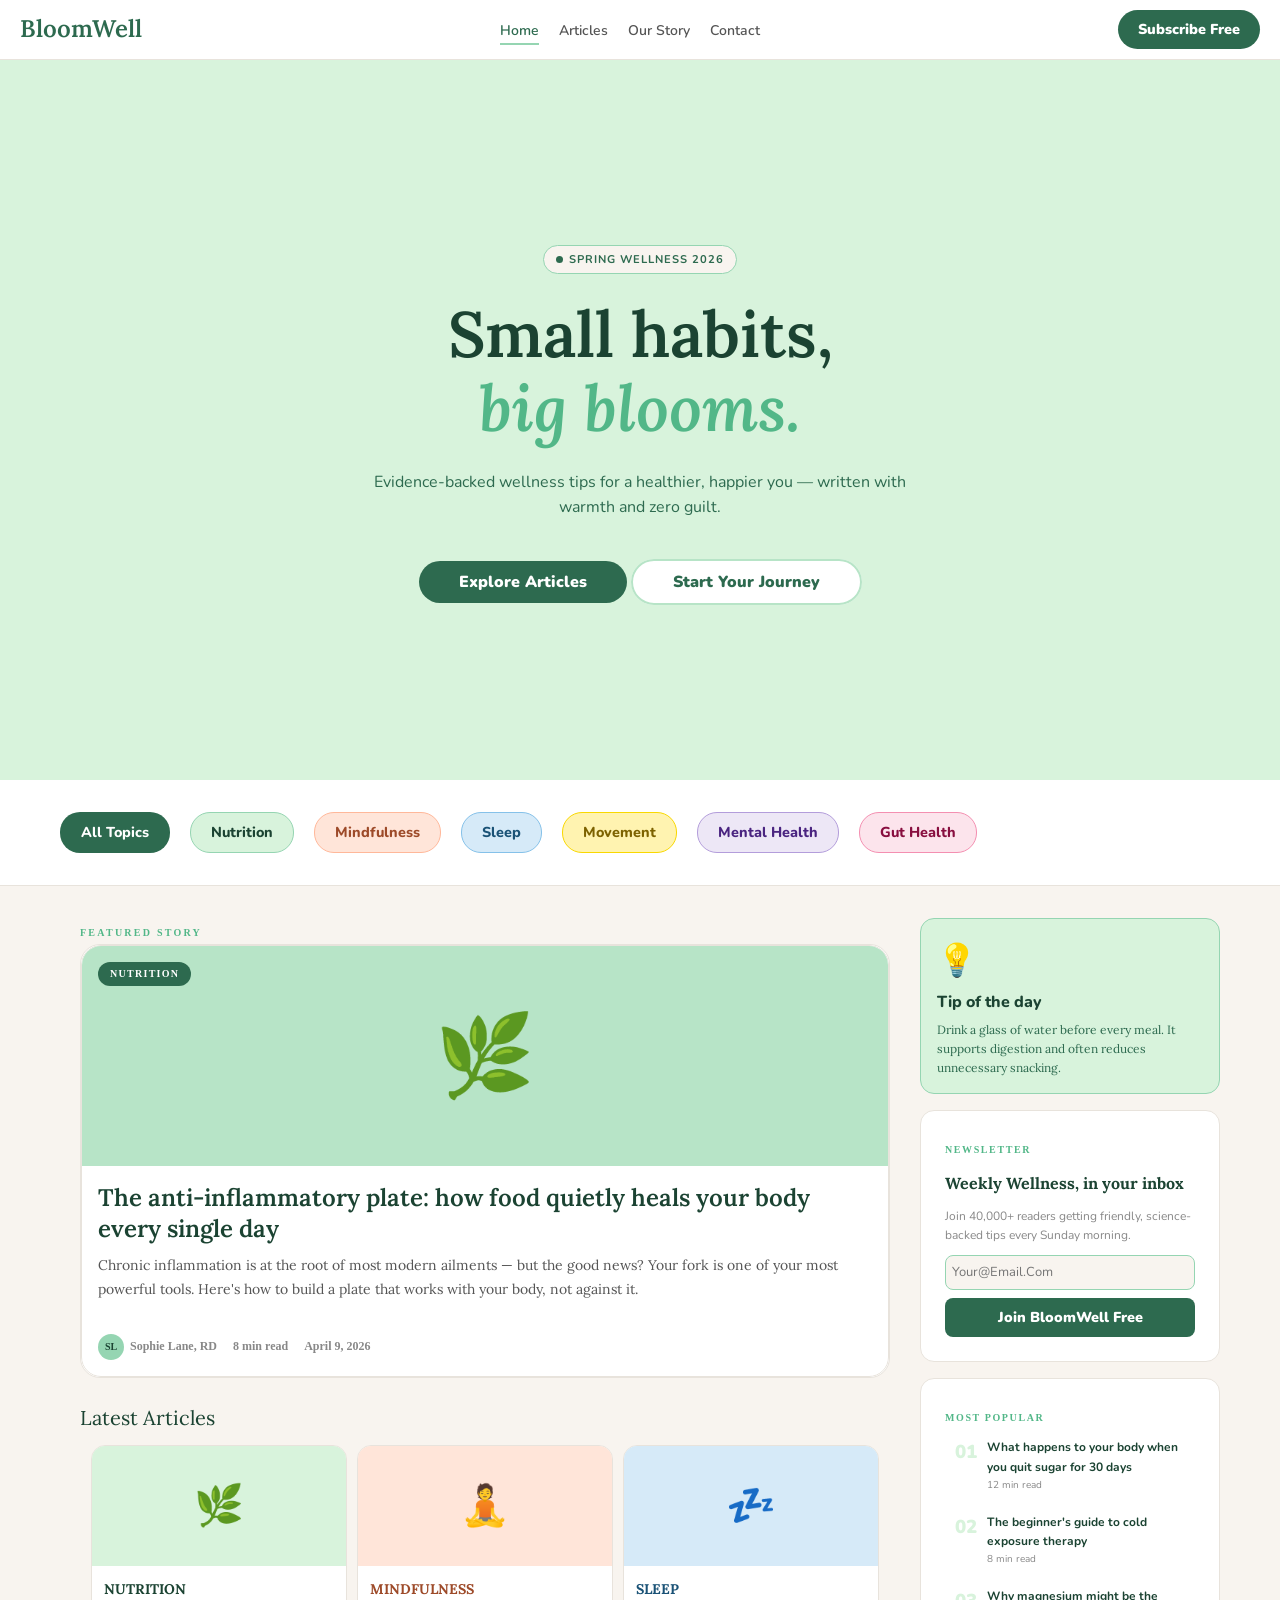
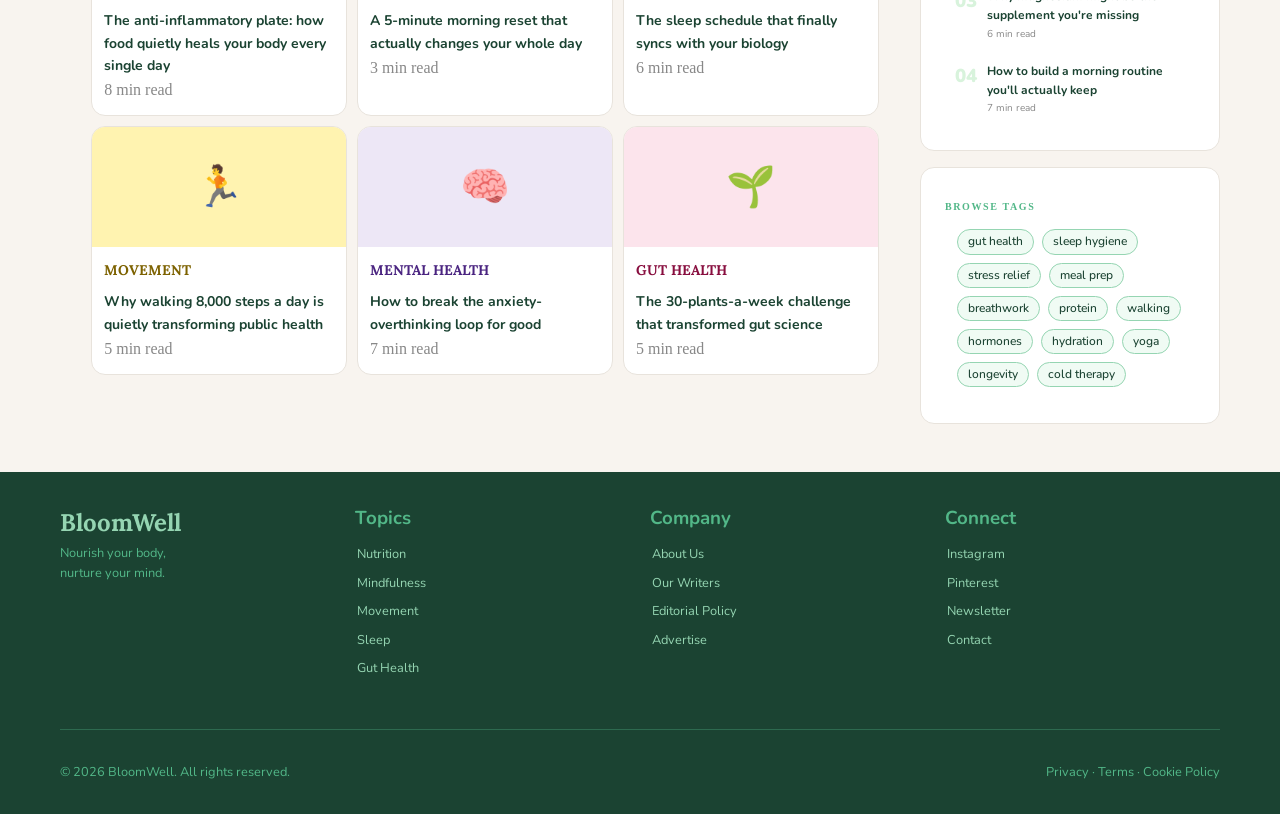
<file: index.html>
<!doctype html>
<html lang="en">
  <head>
    <meta charset="UTF-8" />
    <meta name="viewport" content="width=device-width, initial-scale=1.0" />
    <!-- Primary meta -->
    <meta
      name="description"
      content="BloomWell - Evidence-backed wellness tips for a healthier, 
      happier you. Explore articles on nutrition, mindfulness, movement, sleep, and gut health."
    />
    <meta
      name="keywords"
      content="wellness, nutrition, mindfulness, healthy lifestyle, gut health, sleep, fitness, self care"
    />

    <!-- Open Graph (social sharing) -->
    <meta property="og:title" content="BloomWell | Small Habits, Big Blooms" />
    <meta
      property="og:description"
      content="Science-backed wellness, written with warmth and zero guilt. 
      Join 40,000+ readers living better, one small habit at a time."
    />
    <meta property="og:type" content="website" />
    <meta property="og:url" content="https://www.bloomwell.com" />

    <!-- Twitter/X Card -->
    <meta name="twitter:card" content="summary_large_image" />
    <meta name="twitter:title" content="BloomWell | Small Habits, Big Blooms" />
    <meta
      name="twitter:description"
      content="Science-backed wellness, written with warmth and zero guilt."
    />
    <title>BloomWell | Small Habits, Big Blooms</title>
    <link rel="stylesheet" href="./css/main.css" />
  </head>
  <body>
    <!-- HEADER SECTION -->
    <header>
      <div class="navbar">
        <div class="nav-logo-container">
          <a href="/" class="logo-title" aria-label="BloomWell Home">
            BloomWell
          </a>
        </div>
        <nav class="nav-menu-container" aria-label="Primary Navigation">
          <ul class="nav-menu">
            <li>
              <a href="/" class="nav-link active-class" aria-current="page"
                >home</a
              >
            </li>
            <li><a href="./articles.html" class="nav-link">Articles</a></li>
            <li><a href="./about.html" class="nav-link">Our Story</a></li>
            <li><a href="./contact.html" class="nav-link">Contact</a></li>
            <li>
              <a
                href="/"
                class="primary-btn mobile-cta"
                aria-label="Subscribe Button"
                >Subscribe Free</a
              >
            </li>
          </ul>
        </nav>
        <div class="nav-action-container">
          <a href="/" class="primary-btn cta-btn" aria-label="Subscribe Button"
            >Subscribe Free</a
          >
        </div>
        <div
          class="hamburger-menu"
          aria-label="Toggle navigation menu"
          aria-expanded="false"
        >
          <span class="bar"></span>
          <span class="bar"></span>
          <span class="bar"></span>
        </div>
      </div>
    </header>

    <!-- MAIN SECTION -->
    <main>
      <!-- HERO SECTION -->
      <section class="hero-section">
        <div class="container">
          <div class="hero-grid">
            <div class="eyebrow-container">
              <div class="dot"></div>
              <div class="eyebrow">SPRING WELLNESS 2026</div>
            </div>

            <h1 class="hero-title">
              Small habits,<br />
              <em>big blooms.</em>
            </h1>
            <p class="hero-description">
              Evidence-backed wellness tips for a healthier, happier you —
              written with warmth and zero guilt.
            </p>
            <div class="hero-button-container">
              <a href="./articles.html" class="primary-btn large-btn"
                >Explore Articles</a
              >
              <a class="secondary-btn large-btn"> Start Your Journey </a>
            </div>
          </div>
        </div>
      </section>

      <!-- CATEGORY SECTION -->
      <section class="category-section">
        <div class="container">
          <div class="category-container"></div>
        </div>
      </section>

      <!-- FEATURE SECTION -->
      <section class="feature-section">
        <div class="container">
          <div class="main-container">
            <!-- FEATURE CONTAINER -->
            <div class="feature container">
              <span class="feature-label">Featured Story</span>
              <div class="feature-card">
                <!-- JS FEATURE CARD SECTION -->
              </div>

              <!-- ARTICLES CONTAINER -->
              <div class="article-container">
                <span class="article-label"> Latest Articles </span>
                <div class="article-grid">
                  <!-- ARTICLE CARD SECTION -->
                </div>
              </div>
            </div>

            <!-- SIDEBAR CONTAINER -->
            <aside class="sidebar-container">
              <!-- TIP CONTAINER -->
              <div class="tip-section">
                <div class="tip-image">💡</div>
                <h2 class="tip-title">Tip of the day</h2>
                <p class="tip-desc">
                  Drink a glass of water before every meal. It supports
                  digestion and often reduces unnecessary snacking.
                </p>
              </div>

              <!-- NEWSLETTER CONTAINER -->
              <div class="news-container">
                <span class="news-label">NEWSLETTER</span>
                <h2 class="news-title">Weekly Wellness, in your inbox</h2>
                <p class="news-desc">
                  Join 40,000+ readers getting friendly, science-backed tips
                  every Sunday morning.
                </p>
                <input
                  type="email"
                  class="email"
                  name="email"
                  id="email"
                  placeholder="your@email.com"
                />
                <button type="submit" class="primary-btn news-btn">
                  Join BloomWell Free
                </button>
              </div>

              <!-- POPULAR CONTAINER -->
              <div class="popular-section">
                <span class="popular-label">MOST POPULAR</span>

                <div class="popular-card">
                  <div class="pop-card-left">
                    <h3>01</h3>
                  </div>
                  <div class="pop-card-right">
                    <p class="pop-right-title">
                      What happens to your body when you quit sugar for 30 days
                    </p>
                    <p class="read-time">12 min read</p>
                  </div>
                </div>

                <div class="popular-card">
                  <div class="pop-card-left"><h3>02</h3></div>
                  <div class="pop-card-right">
                    <p class="pop-right-title">
                      The beginner's guide to cold exposure therapy
                    </p>
                    <p class="read-time">8 min read</p>
                  </div>
                </div>

                <div class="popular-card">
                  <div class="pop-card-left"><h3>03</h3></div>
                  <div class="pop-card-right">
                    <p class="pop-right-title">
                      Why magnesium might be the supplement you're missing
                    </p>
                    <p class="read-time">6 min read</p>
                  </div>
                </div>

                <div class="popular-card">
                  <div class="pop-card-left"><h3>04</h3></div>
                  <div class="pop-card-right">
                    <p class="pop-right-title">
                      How to build a morning routine you'll actually keep
                    </p>
                    <p class="read-time">7 min read</p>
                  </div>
                </div>
              </div>

              <!-- BROWSE TAGS -->
              <div class="browse-container">
                <span class="browse-label"> Browse tags</span>
                <div class="browse-grid"></div>
              </div>
            </aside>
          </div>
        </div>
      </section>
    </main>

    <!-- FOOTER SECTION -->
    <footer>
      <div class="container">
        <div class="footer-container">
          <div class="footer-header">
            <div class="footer-grid">
              <div class="grid-container1">
                <h2>BloomWell</h2>
                <p>Nourish your body,</p>
                <p>nurture your mind.</p>
              </div>

              <div class="grid-container">
                <h3>Topics</h3>
                <nav aria-label="Topics Navigation">
                  <a href="#">Nutrition</a>
                  <a href="#">Mindfulness</a>
                  <a href="#">Movement</a>
                  <a href="#">Sleep</a>
                  <a href="#">Gut Health</a>
                </nav>
              </div>

              <div class="grid-container">
                <h3>Company</h3>
                <nav aria-label="Company Navigation">
                  <a href="#">About Us</a>
                  <a href="#">Our Writers</a>
                  <a href="#">Editorial Policy</a>
                  <a href="#">Advertise</a>
                </nav>
              </div>

              <div class="grid-container">
                <h3>Connect</h3>
                <nav aria-label="Connect Navigation">
                  <a href="#">Instagram</a>
                  <a href="#">Pinterest</a>
                  <a href="#">Newsletter</a>
                  <a href="#">Contact</a>
                </nav>
              </div>
            </div>
          </div>

          <div class="footer-bottom">
            <p>&copy; 2026 BloomWell. All rights reserved.</p>
            <p>
              <a href="#">Privacy</a> &middot; <a href="#">Terms</a> &middot;
              <a href="#">Cookie Policy</a>
            </p>
          </div>
        </div>
      </div>
    </footer>

    <script type="module" src="./script/feature.js"></script>
    <script type="module" src="./script/aside.js"></script>
    <script src="./script/header.js"></script>
  </body>
</html>
</file>
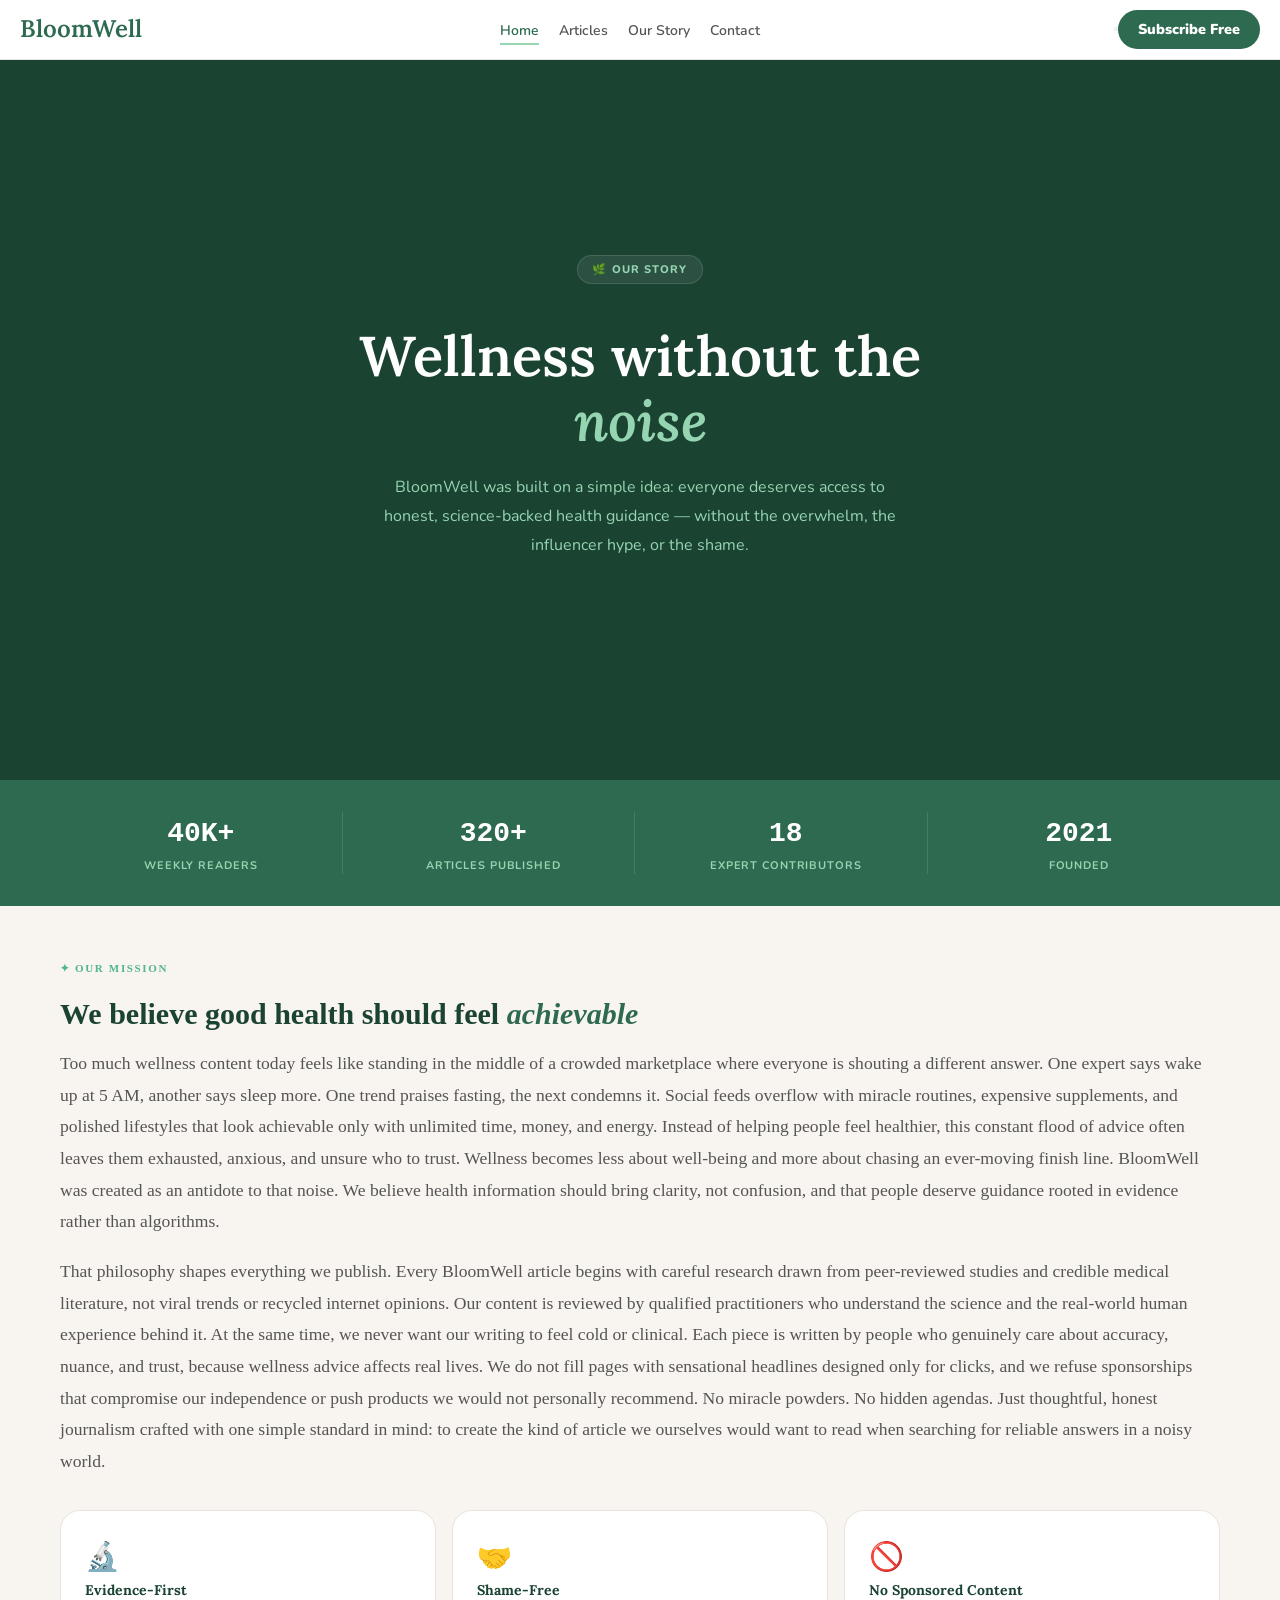
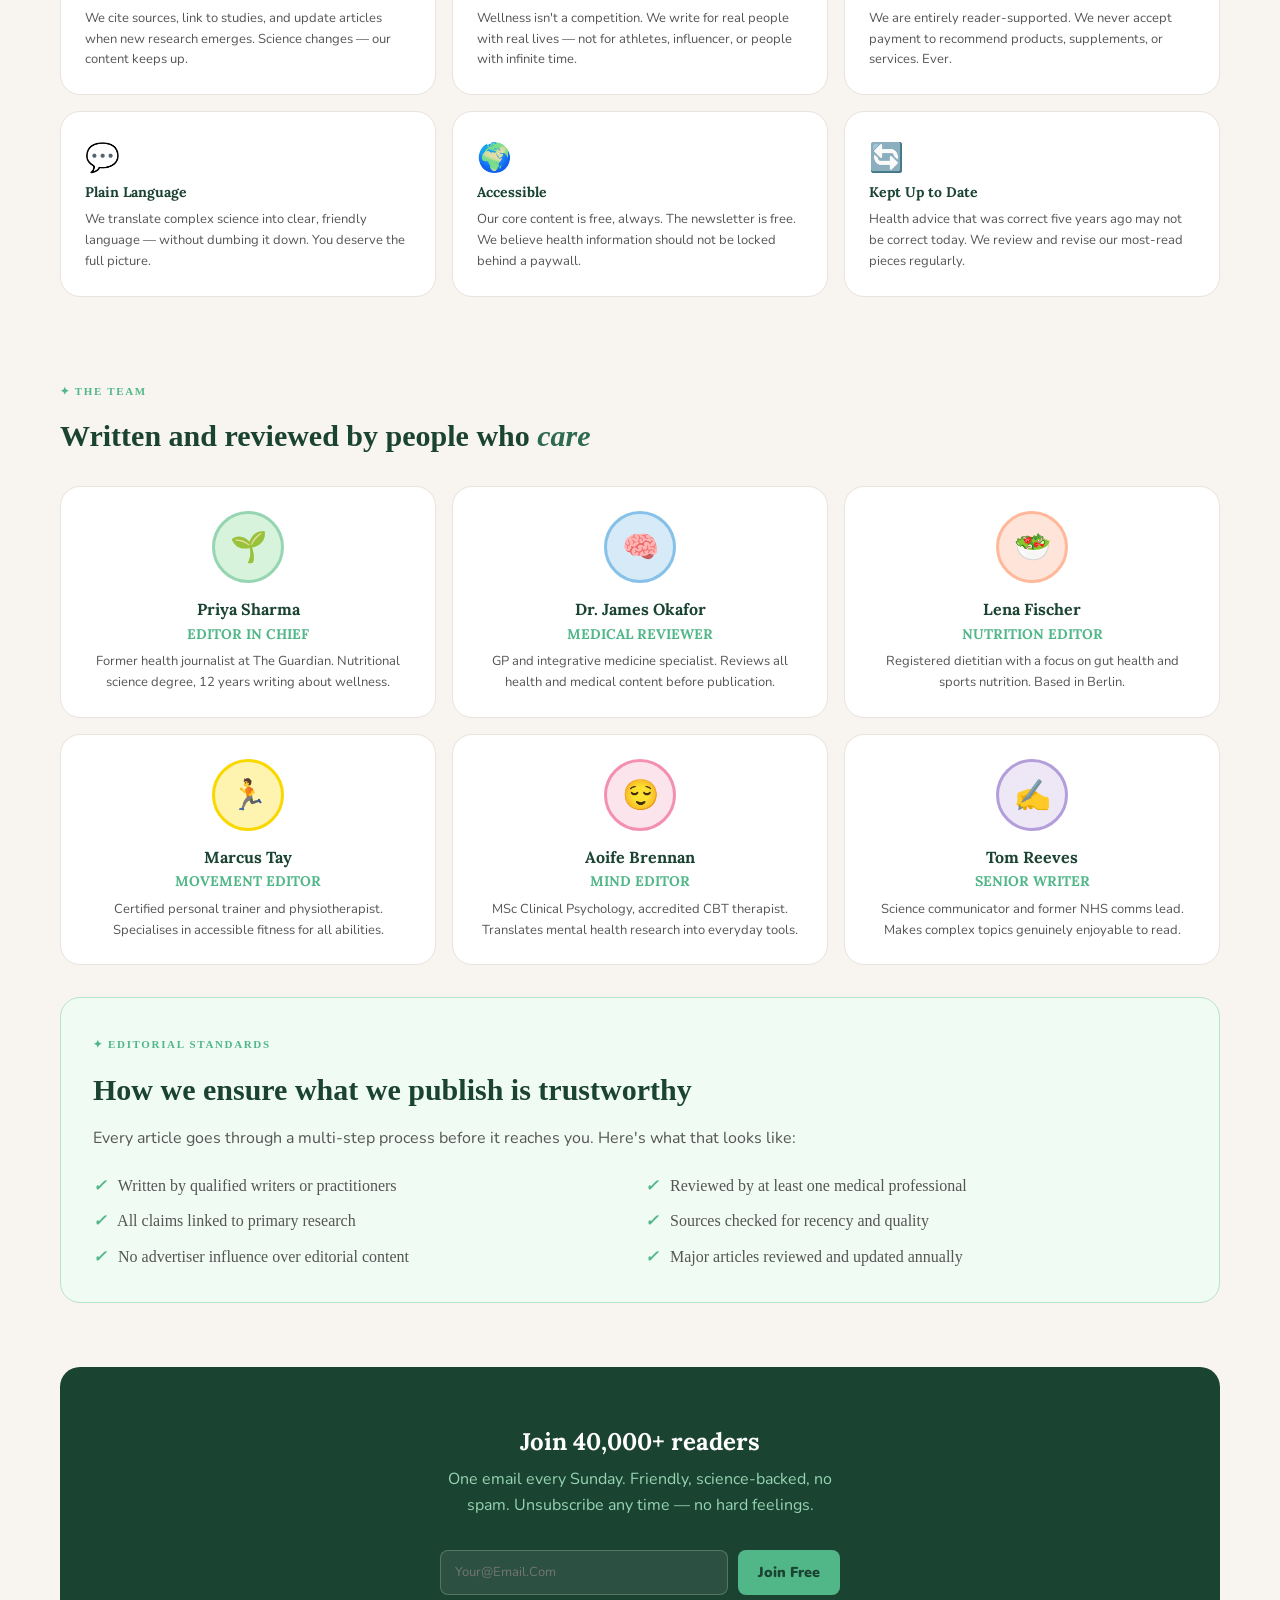
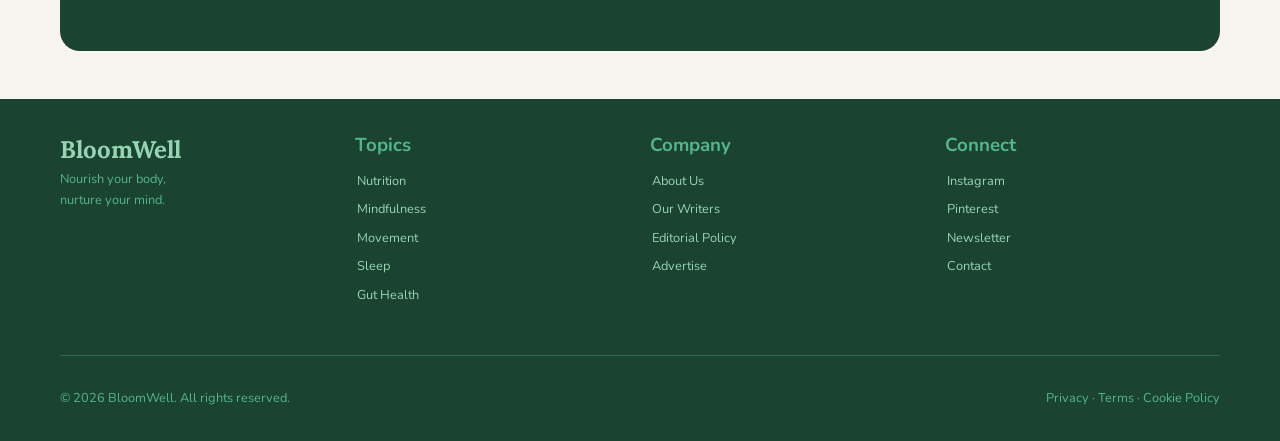
<file: about.html>
<!doctype html>
<html lang="en">
  <head>
    <meta charset="UTF-8" />
    <meta name="viewport" content="width=device-width, initial-scale=1.0" />

    <!-- Primary meta -->
    <meta
      name="description"
      content="BloomWell was built on a simple idea: everyone deserves honest, science-backed health guidance — without the overwhelm, the influencer hype, or the shame. Meet the team."
    />
    <meta
      name="keywords"
      content="about BloomWell, wellness editorial team, evidence-based health, no sponsored content, health journalism"
    />

    <!-- Open Graph -->
    <meta property="og:title" content="Our Story — BloomWell" />
    <meta
      property="og:description"
      content="Wellness without the noise. We're a small team of writers, dietitians, and doctors who believe good health should feel achievable."
    />
    <meta property="og:type" content="website" />
    <meta property="og:url" content="https://www.bloomwell.com/our-story" />

    <!-- Twitter/X -->
    <meta name="twitter:card" content="summary_large_image" />
    <meta name="twitter:title" content="Our Story — BloomWell" />
    <meta
      name="twitter:description"
      content="Wellness without the noise. We're a small team of writers, dietitians, and doctors who believe good health should feel achievable."
    />

    <title>Our Story | BloomWell</title>
    <link rel="stylesheet" href="./css/main.css" />
  </head>
  <body>
    <header>
      <div class="navbar">
        <div class="nav-logo-container">
          <a href="/" class="logo-title" aria-label="BloomWell Home">
            BloomWell
          </a>
        </div>
        <nav class="nav-menu-container" aria-label="Primary Navigation">
          <ul class="nav-menu">
            <li>
              <a href="/" class="nav-link active-class">home</a>
            </li>
            <li><a href="./articles.html" class="nav-link">Articles</a></li>
            <li>
              <a href="./about.html" class="nav-link" aria-current="page"
                >Our Story</a
              >
            </li>
            <li><a href="./contact.html" class="nav-link">Contact</a></li>
            <li>
              <a
                href="/"
                class="primary-btn mobile-cta"
                aria-label="Subscribe Button"
                >Subscribe Free</a
              >
            </li>
          </ul>
        </nav>
        <div class="nav-action-container">
          <button
            class="toggle-btn"
            aria-label="switch to dark mode"
            aria-pressed="false"
          ></button>
          <a href="/" class="primary-btn cta-btn" aria-label="Subscribe Button"
            >Subscribe Free</a
          >
        </div>
        <div
          class="hamburger-menu"
          aria-label="Toggle navigation menu"
          aria-expanded="false"
        >
          <span class="bar"></span>
          <span class="bar"></span>
          <span class="bar"></span>
        </div>
      </div>
    </header>

    <!-- MAIN SECTION -->
    <main>
      <!-- HERO SECTION -->
      <section class="about-hero-section">
        <div class="container">
          <div class="hero-container">
            <p class="about-hero-eyebrow">🌿 Our Story</p>
            <h1 class="about-hero-title">
              Wellness without the <br /><em>noise</em>
            </h1>
            <p class="about-hero-desc">
              BloomWell was built on a simple idea: everyone deserves access to
              honest, science-backed health guidance — without the overwhelm,
              the influencer hype, or the shame.
            </p>
          </div>
        </div>
      </section>

      <!-- STATUS SECTION -->
      <section class="status-section">
        <div class="container">
          <div class="status-grid">
            <div class="status-card">
              <h2>40K+</h2>
              <p>weekly readers</p>
            </div>
            <div class="status-card">
              <h2>320+</h2>
              <p>Articles published</p>
            </div>
            <div class="status-card">
              <h2>18</h2>
              <p>expert contributors</p>
            </div>
            <div class="status-card">
              <h2>2021</h2>
              <p>Founded</p>
            </div>
          </div>
        </div>
      </section>

      <!--OUR MISSION SECTION -->
      <section class="mission-section">
        <div class="container">
          <span class="mission-label">✦ Our Mission</span>
          <h2 class="mission-title">
            We believe good health should feel <em>achievable</em>
          </h2>
          <p class="mission-desc">
            Too much wellness content today feels like standing in the middle of
            a crowded marketplace where everyone is shouting a different answer.
            One expert says wake up at 5 AM, another says sleep more. One trend
            praises fasting, the next condemns it. Social feeds overflow with
            miracle routines, expensive supplements, and polished lifestyles
            that look achievable only with unlimited time, money, and energy.
            Instead of helping people feel healthier, this constant flood of
            advice often leaves them exhausted, anxious, and unsure who to
            trust. Wellness becomes less about well-being and more about chasing
            an ever-moving finish line. BloomWell was created as an antidote to
            that noise. We believe health information should bring clarity, not
            confusion, and that people deserve guidance rooted in evidence
            rather than algorithms.
          </p>
          <p class="mission-desc">
            That philosophy shapes everything we publish. Every BloomWell
            article begins with careful research drawn from peer-reviewed
            studies and credible medical literature, not viral trends or
            recycled internet opinions. Our content is reviewed by qualified
            practitioners who understand the science and the real-world human
            experience behind it. At the same time, we never want our writing to
            feel cold or clinical. Each piece is written by people who genuinely
            care about accuracy, nuance, and trust, because wellness advice
            affects real lives. We do not fill pages with sensational headlines
            designed only for clicks, and we refuse sponsorships that compromise
            our independence or push products we would not personally recommend.
            No miracle powders. No hidden agendas. Just thoughtful, honest
            journalism crafted with one simple standard in mind: to create the
            kind of article we ourselves would want to read when searching for
            reliable answers in a noisy world.
          </p>

          <div class="mission-grid">
            <!-- JS-MISSION CARD -->
          </div>
        </div>
      </section>

      <!-- TEAM SECTION -->
      <section class="teams-section">
        <div class="container">
          <span class="teams-label">✦ The Team</span>
          <h2 class="teams-title">
            Written and reviewed by people who <em>care</em>
          </h2>
          <div class="teams-grid">
            <!-- JS-TEAMS-CARD -->
          </div>
        </div>
      </section>
    </main>

    <!-- EDITORIAL SECTION -->
    <section class="editorial-section">
      <div class="container">
        <div class="editorial-container">
          <span class="teams-label">✦ Editorial Standards</span>
          <h2 class="teams-title">
            How we ensure what we publish is trustworthy
          </h2>
          <p>
            Every article goes through a multi-step process before it reaches
            you. Here's what that looks like:
          </p>
          <div class="editorial-grid">
            <span
              ><em>✓</em> Written by qualified writers or practitioners</span
            >
            <span
              ><em>✓</em> Reviewed by at least one medical professional</span
            >
            <span><em>✓</em> All claims linked to primary research</span>
            <span><em>✓</em> Sources checked for recency and quality</span>
            <span
              ><em>✓</em> No advertiser influence over editorial content</span
            >
            <span><em>✓</em> Major articles reviewed and updated annually</span>
          </div>
        </div>
      </div>
    </section>

    <!-- READERS SECTION -->
    <section class="readers-section">
      <div class="container">
        <div class="readers-container">
          <h2 class="readers-title">Join 40,000+ readers</h2>
          <p class="readers-desc">
            One email every Sunday. Friendly, science-backed, no spam.
            Unsubscribe any time — no hard feelings.
          </p>
          <div class="readers-action">
            <input
              type="email"
              class="reader-email"
              placeholder="your@email.com"
            />
            <button type="submit" class="primary-btn reader-btn">
              Join Free
            </button>
          </div>
        </div>
      </div>
    </section>

    <!-- FOOTER SECTION -->
    <footer>
      <div class="container">
        <div class="footer-container">
          <div class="footer-header">
            <div class="footer-grid">
              <div class="grid-container1">
                <h2>BloomWell</h2>
                <p>Nourish your body,</p>
                <p>nurture your mind.</p>
              </div>

              <div class="grid-container">
                <h3>Topics</h3>
                <nav aria-label="Topics Navigation">
                  <a href="#">Nutrition</a>
                  <a href="#">Mindfulness</a>
                  <a href="#">Movement</a>
                  <a href="#">Sleep</a>
                  <a href="#">Gut Health</a>
                </nav>
              </div>

              <div class="grid-container">
                <h3>Company</h3>
                <nav aria-label="Company Navigation">
                  <a href="#">About Us</a>
                  <a href="#">Our Writers</a>
                  <a href="#">Editorial Policy</a>
                  <a href="#">Advertise</a>
                </nav>
              </div>

              <div class="grid-container">
                <h3>Connect</h3>
                <nav aria-label="Connect Navigation">
                  <a href="#">Instagram</a>
                  <a href="#">Pinterest</a>
                  <a href="#">Newsletter</a>
                  <a href="#">Contact</a>
                </nav>
              </div>
            </div>
          </div>

          <div class="footer-bottom">
            <p>&copy; 2026 BloomWell. All rights reserved.</p>
            <p>
              <a href="#">Privacy</a> &middot; <a href="#">Terms</a> &middot;
              <a href="#">Cookie Policy</a>
            </p>
          </div>
        </div>
      </div>
    </footer>
    <script src="./script/mission.js"></script>
    <script src="./script/team.js"></script>
    <script type="module" src="./script/header.js"></script>
  </body>
</html>
</file>
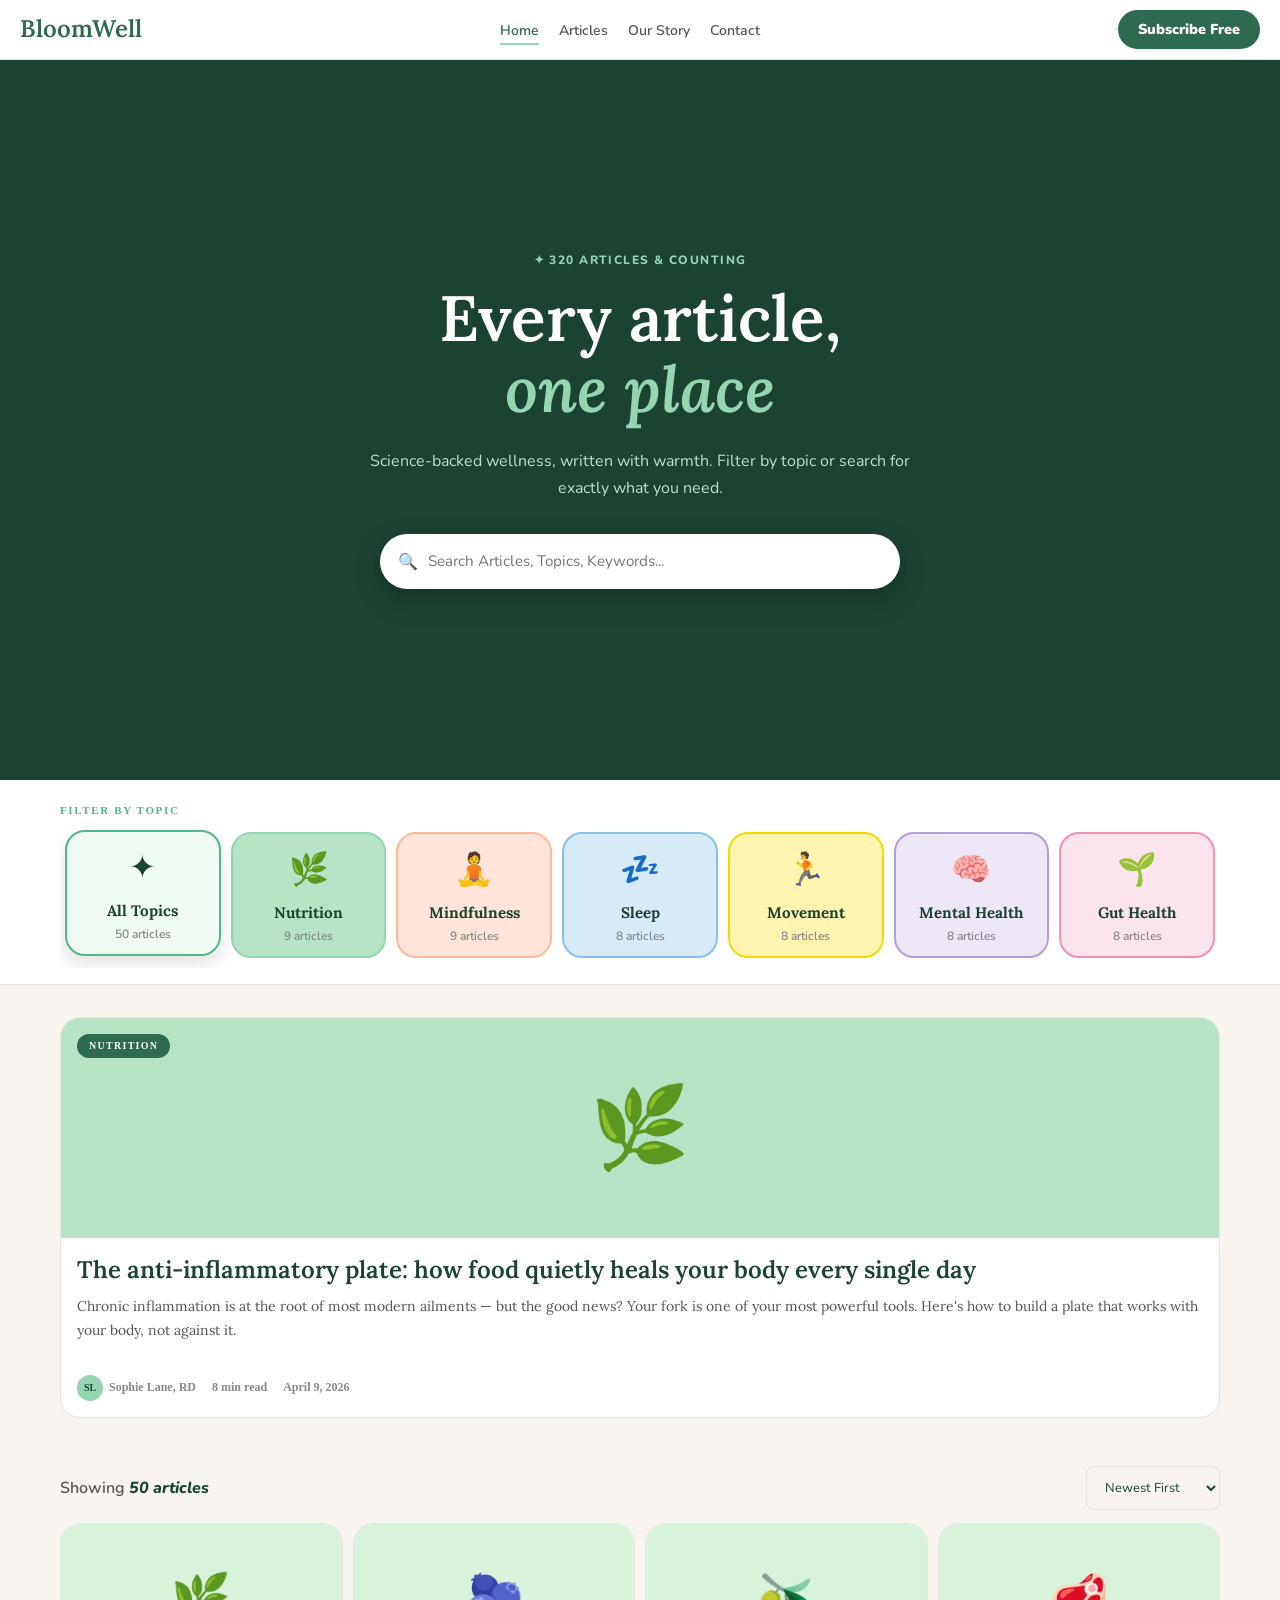
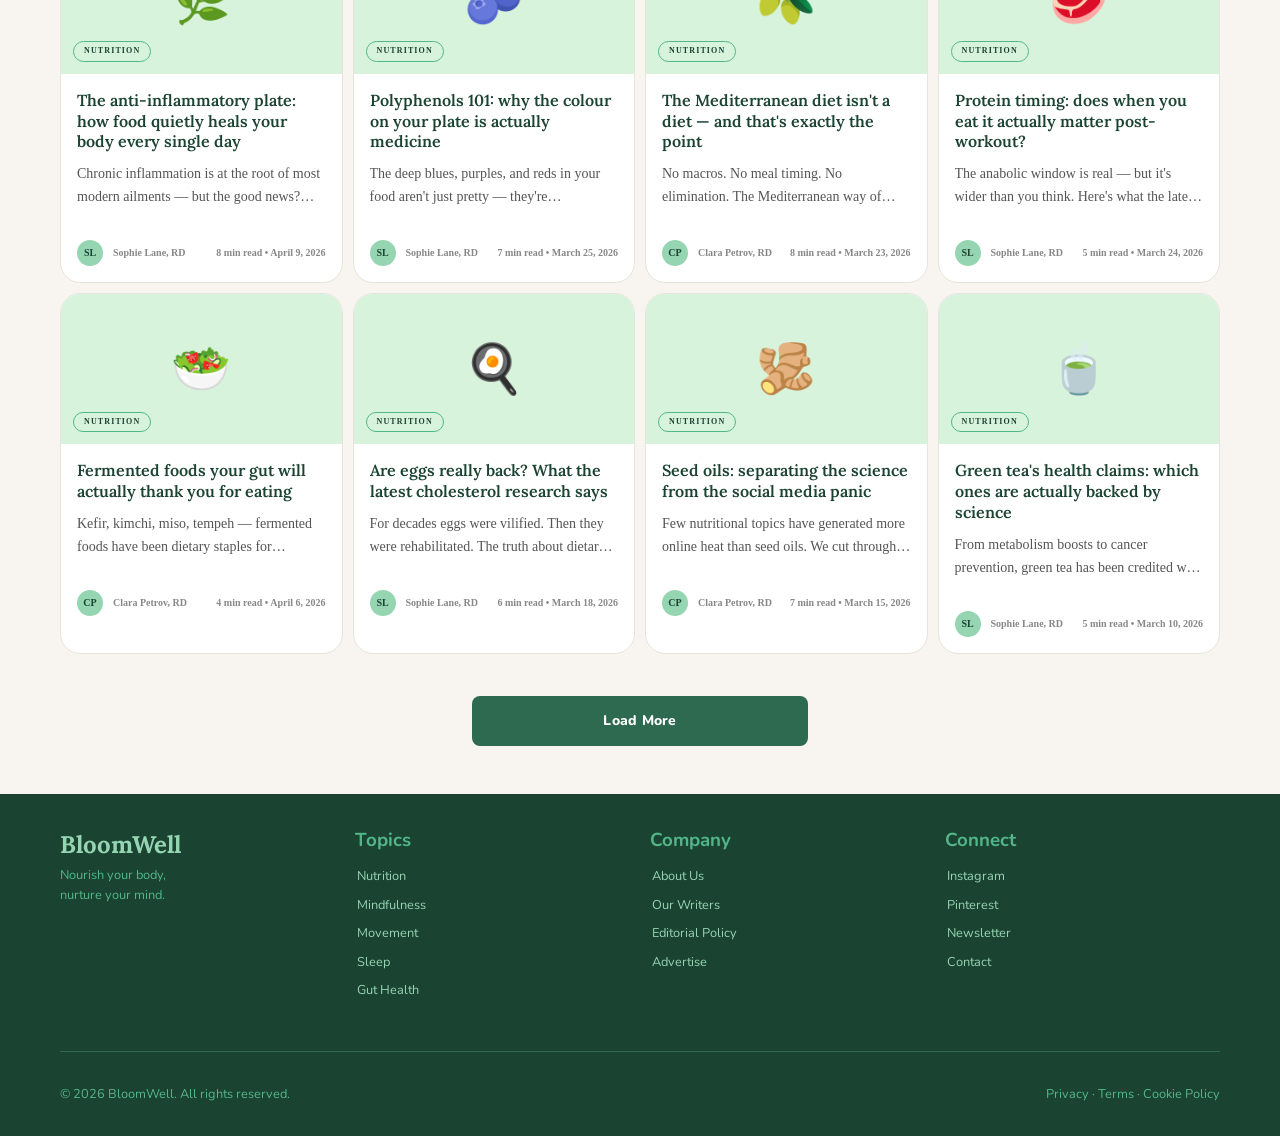
<file: articles.html>
<!doctype html>
<html lang="en">
  <head>
    <meta charset="UTF-8" />
    <meta name="viewport" content="width=device-width, initial-scale=1.0" />
    <!-- Primary meta -->
    <meta
      name="description"
      content="Browse 320+ evidence-backed wellness articles on nutrition, sleep, movement, and mindfulness. Filter by topic or search the full BloomWell archive."
    />
    <meta
      name="keywords"
      content="wellness articles, nutrition guides, sleep tips, mindfulness, movement, healthy habits, science-backed health"
    />

    <!-- Open Graph -->
    <meta property="og:title" content="Articles — BloomWell" />
    <meta
      property="og:description"
      content="320+ articles on nutrition, sleep, movement, and mindfulness. Science-backed, shame-free, and written by people who care."
    />
    <meta property="og:type" content="website" />
    <meta property="og:url" content="https://www.bloomwell.com/read" />

    <!-- Twitter/X -->
    <meta name="twitter:card" content="summary_large_image" />
    <meta name="twitter:title" content="Articles — BloomWell" />
    <meta
      name="twitter:description"
      content="320+ articles on nutrition, sleep, movement, and mindfulness. Science-backed, shame-free, and written by people who care."
    />

    <title>Articles | BloomWell</title>
    <link rel="stylesheet" href="./css/main.css" />
  </head>
  <body>
    <!-- HEADER SECTION -->
    <header>
      <div class="navbar">
        <div class="nav-logo-container">
          <a href="/" class="logo-title" aria-label="BloomWell Home">
            BloomWell
          </a>
        </div>
        <nav class="nav-menu-container" aria-label="Primary Navigation">
          <ul class="nav-menu">
            <li>
              <a href="/" class="nav-link active-class">home</a>
            </li>
            <li>
              <a href="./articles.html" class="nav-link" aria-current="page"
                >Articles</a
              >
            </li>
            <li>
              <a href="./about.html" class="nav-link">Our Story</a>
            </li>
            <li><a href="./contact.html" class="nav-link">Contact</a></li>
            <li>
              <a
                href="/"
                class="primary-btn mobile-cta"
                aria-label="Subscribe Button"
                >Subscribe Free</a
              >
            </li>
          </ul>
        </nav>
        <div class="nav-action-container">
          <button
            class="toggle-btn"
            aria-label="switch to dark mode"
            aria-pressed="false"
          ></button>
          <a href="/" class="primary-btn cta-btn" aria-label="Subscribe Button"
            >Subscribe Free</a
          >
        </div>
        <div
          class="hamburger-menu"
          aria-label="Toggle navigation menu"
          aria-expanded="false"
        >
          <span class="bar"></span>
          <span class="bar"></span>
          <span class="bar"></span>
        </div>
      </div>
    </header>

    <!-- MAIN SECTION -->
    <main>
      <!-- HERO SECTION -->
      <section class="articles-hero-section">
        <div class="container">
          <div class="articles-hero-container">
            <span class="articles-hero-eyebrow">
              ✦ 320 articles & counting
            </span>
            <h1 class="articles-hero-title">
              Every article, <br /><em>one place</em>
            </h1>
            <p class="articles-hero-desc">
              Science-backed wellness, written with warmth. Filter by topic or
              search for exactly what you need.
            </p>
            <div class="articles-search-container">
              <span class="search-icon">🔍</span>
              <input
                type="text"
                class="article-search-bar"
                placeholder="Search articles, topics, keywords..."
              />
            </div>
          </div>
        </div>
      </section>

      <!-- Filter-TOPIC-SECTION-->
      <section class="articles-filter-section">
        <div class="container">
          <div class="articles-filter-container">
            <span class="teams-label">Filter by topic</span>
            <div class="articles-fil-btn-container">
              <!-- JS ARTICLE BUTTON CARD -->
            </div>
          </div>
        </div>
      </section>

      <!-- MAIN ARTICLE -->
      <section class="main-article-section">
        <div class="container">
          <div class="main-article-container">
            <!-- JS MAIN ARTICLE CARD -->
          </div>
        </div>
      </section>

      <!-- ARTICLE GRID SECTION -->
      <section class="article-grid-section">
        <div class="container">
          <div class="article-grid-container">
            <div class="showing-container">
              <div class="showing-left">
                <span class="showing"
                  >Showing <em class="show-count">4</em></span
                >
              </div>
              <div class="showing-right">
                <select name="newest" id="newest">
                  <option value="newest-first">Newest First</option>
                  <option value="most-popular">Most Popular</option>
                  <option value="shortest-read">Shortest Read</option>
                </select>
              </div>
            </div>
            <div class="articles-grid"></div>
            <div class="load-more-wrapper">
              <button class="load-more-btn submit-btn">Load More</button>
            </div>
          </div>
        </div>
      </section>
    </main>

    <!-- FOOTER SECTION -->
    <footer>
      <div class="container">
        <div class="footer-container">
          <div class="footer-header">
            <div class="footer-grid">
              <div class="grid-container1">
                <h2>BloomWell</h2>
                <p>Nourish your body,</p>
                <p>nurture your mind.</p>
              </div>

              <div class="grid-container">
                <h3>Topics</h3>
                <nav aria-label="Topics Navigation">
                  <a href="#">Nutrition</a>
                  <a href="#">Mindfulness</a>
                  <a href="#">Movement</a>
                  <a href="#">Sleep</a>
                  <a href="#">Gut Health</a>
                </nav>
              </div>

              <div class="grid-container">
                <h3>Company</h3>
                <nav aria-label="Company Navigation">
                  <a href="#">About Us</a>
                  <a href="#">Our Writers</a>
                  <a href="#">Editorial Policy</a>
                  <a href="#">Advertise</a>
                </nav>
              </div>

              <div class="grid-container">
                <h3>Connect</h3>
                <nav aria-label="Connect Navigation">
                  <a href="#">Instagram</a>
                  <a href="#">Pinterest</a>
                  <a href="#">Newsletter</a>
                  <a href="#">Contact</a>
                </nav>
              </div>
            </div>
          </div>

          <div class="footer-bottom">
            <p>&copy; 2026 BloomWell. All rights reserved.</p>
            <p>
              <a href="#">Privacy</a> &middot; <a href="#">Terms</a> &middot;
              <a href="#">Cookie Policy</a>
            </p>
          </div>
        </div>
      </div>
    </footer>

    <script src="./script/header.js"></script>
    <script type="module" src="./script/articleNew.js"></script>
    <!-- <script type="module" src="./script/articles.js"></script> -->
  </body>
</html>
</file>
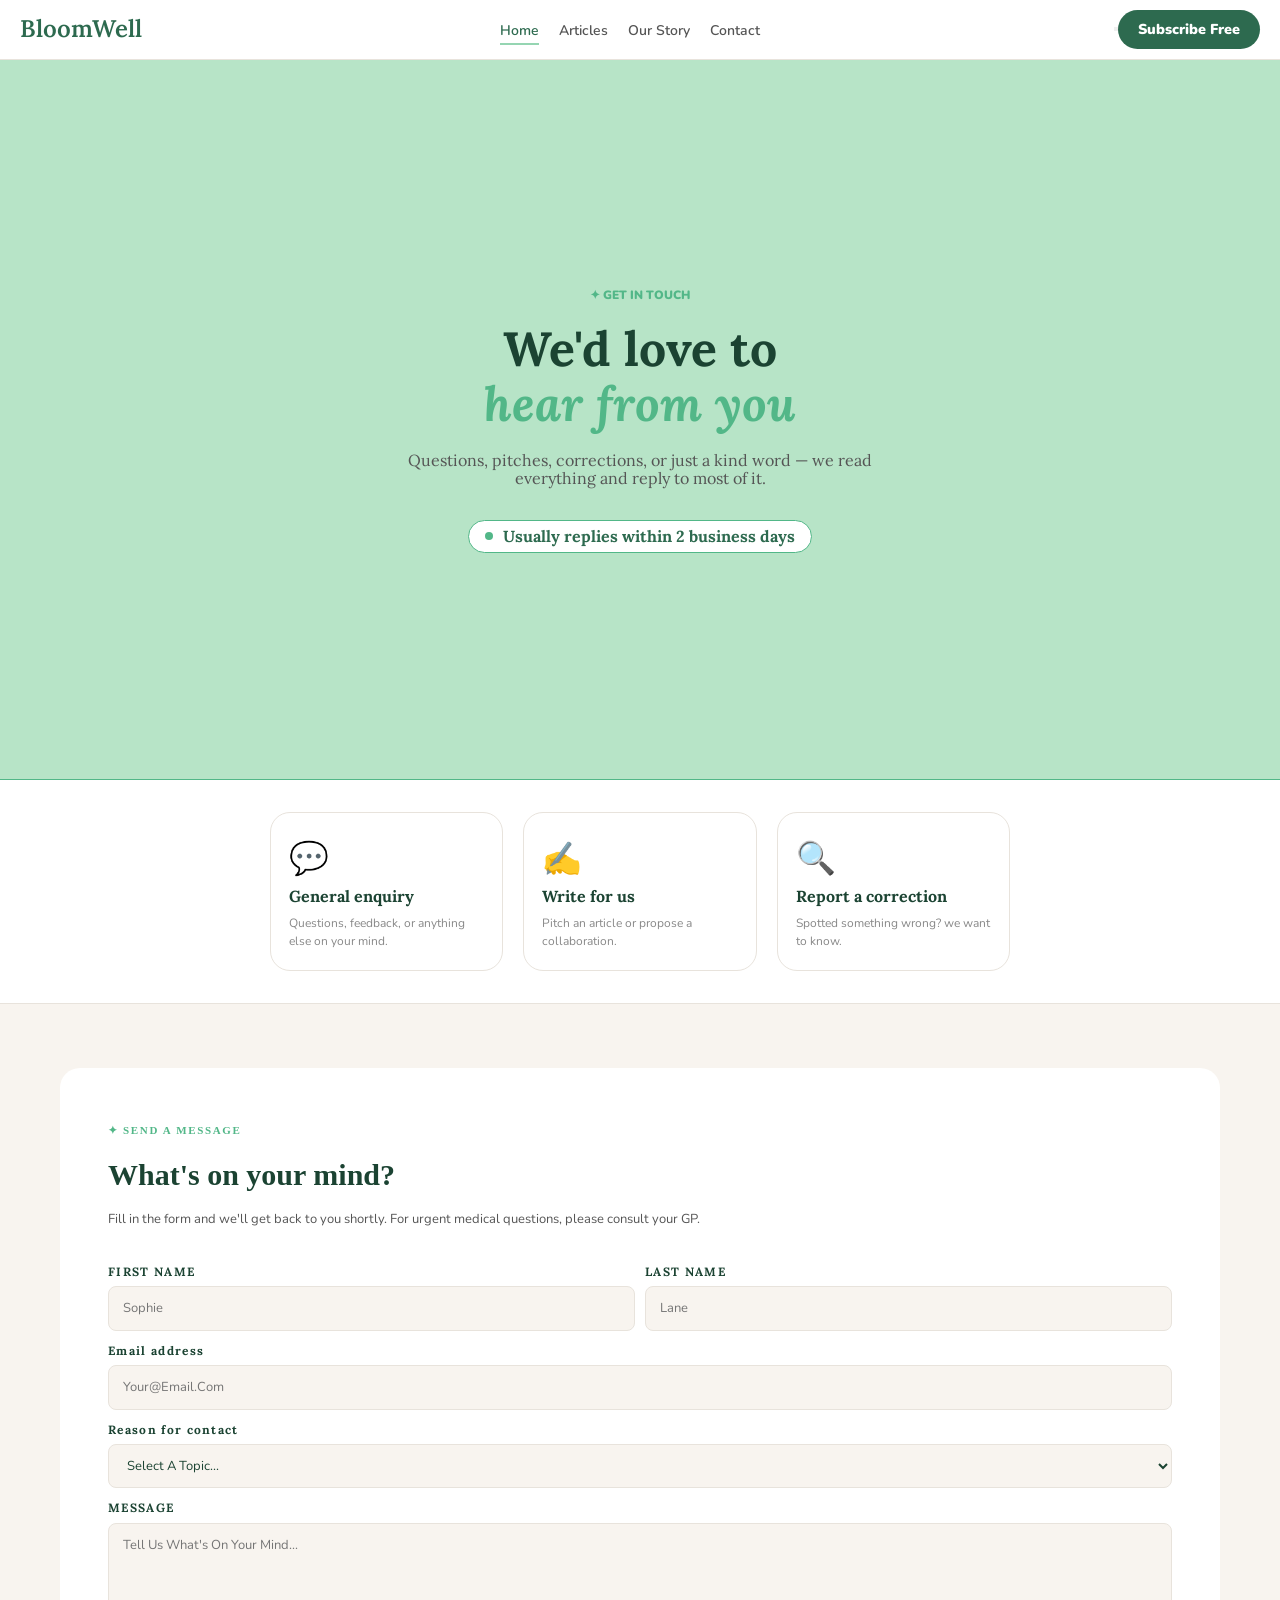
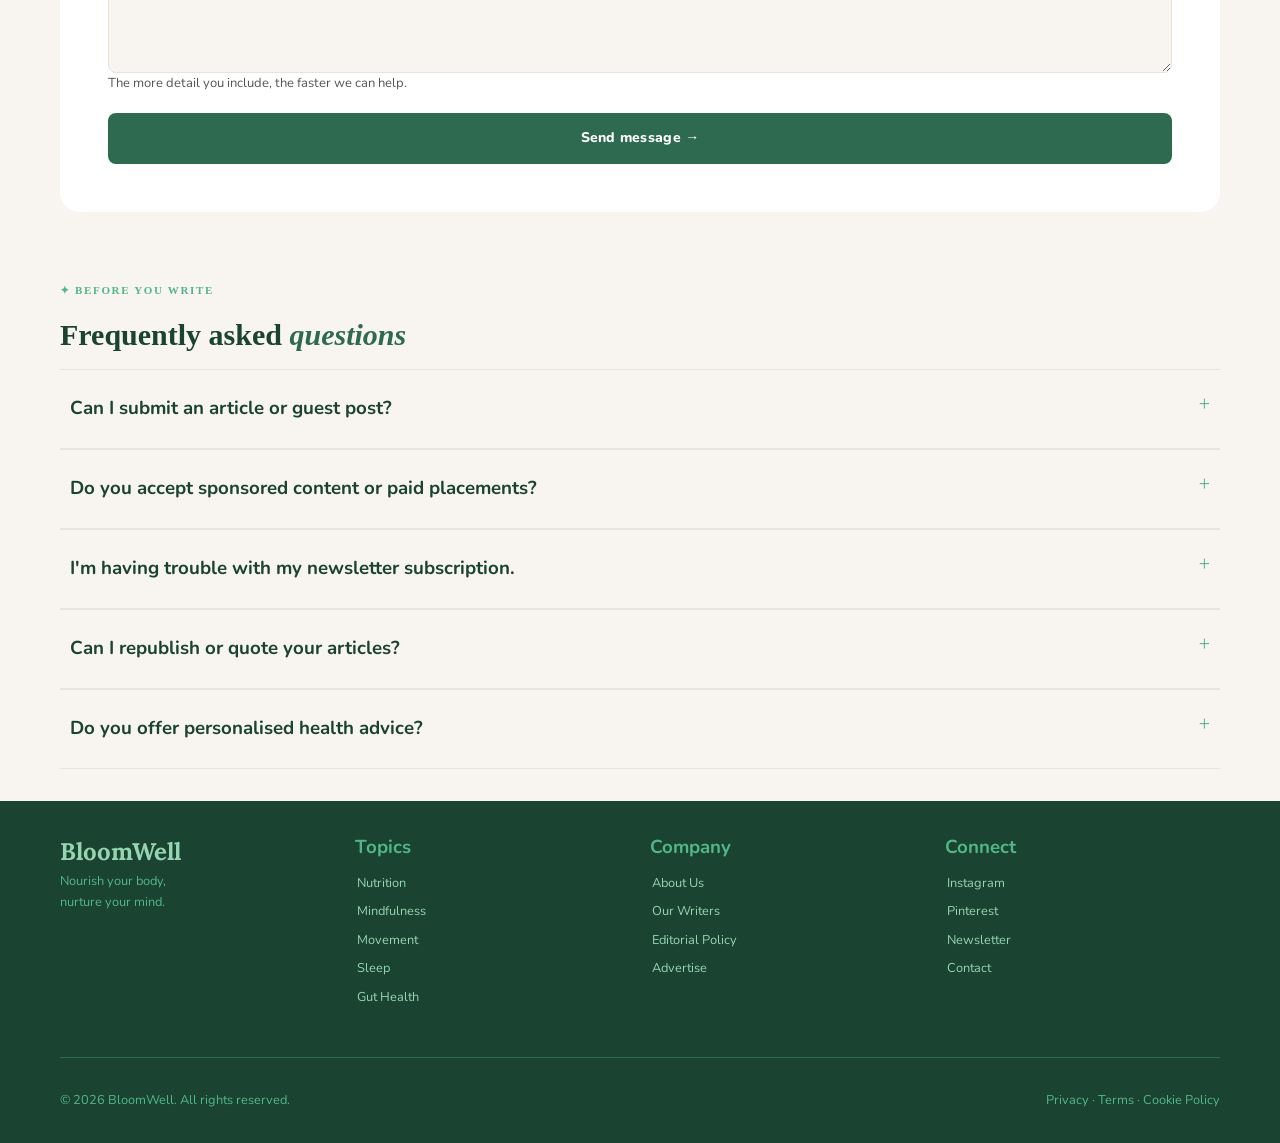
<file: contact.html>
<!doctype html>
<html lang="en">
  <head>
    <meta charset="UTF-8" />
    <meta name="viewport" content="width=device-width, initial-scale=1.0" />
    <!-- Primary meta -->
    <meta
      name="description"
      content="Get in touch with the BloomWell team. Send us a question, pitch an article, report a correction, or ask about partnerships."
    />
    <meta
      name="keywords"
      content="contact BloomWell, write for BloomWell, wellness article pitch, health journalism, report correction"
    />

    <!-- Open Graph -->
    <meta property="og:title" content="Contact — BloomWell" />
    <meta
      property="og:description"
      content="We'd love to hear from you. Questions, pitches, corrections, or just a kind word — we read everything and reply to most of it."
    />
    <meta property="og:type" content="website" />
    <meta property="og:url" content="https://www.bloomwell.com/contact" />

    <!-- Twitter/X -->
    <meta name="twitter:card" content="summary_large_image" />
    <meta name="twitter:title" content="Contact — BloomWell" />
    <meta
      name="twitter:description"
      content="We'd love to hear from you. Questions, pitches, corrections, or just a kind word — we read everything and reply to most of it."
    />

    <title>Contact | BloomWell</title>
    <link rel="stylesheet" href="./css/main.css" />
  </head>
  <body>
    <header>
      <div class="navbar">
        <div class="nav-logo-container">
          <a href="/" class="logo-title" aria-label="BloomWell Home">
            BloomWell
          </a>
        </div>
        <nav class="nav-menu-container" aria-label="Primary Navigation">
          <ul class="nav-menu">
            <li>
              <a href="/" class="nav-link active-class">home</a>
            </li>
            <li><a href="./articles.html" class="nav-link">Articles</a></li>
            <li>
              <a href="./about.html" class="nav-link">Our Story</a>
            </li>
            <li>
              <a href="./contact.html" class="nav-link" aria-current="page"
                >Contact</a
              >
            </li>
            <li>
              <a
                href="/"
                class="primary-btn mobile-cta"
                aria-label="Subscribe Button"
                >Subscribe Free</a
              >
            </li>
          </ul>
        </nav>
        <div class="nav-action-container">
          <button
            class="toggle-btn"
            aria-label="switch to dark mode"
            aria-pressed="false"
          ></button>
          <a href="/" class="primary-btn cta-btn" aria-label="Subscribe Button"
            >Subscribe Free</a
          >
        </div>
        <div
          class="hamburger-menu"
          aria-label="Toggle navigation menu"
          aria-expanded="false"
        >
          <span class="bar"></span>
          <span class="bar"></span>
          <span class="bar"></span>
        </div>
      </div>
    </header>
    <main>
      <!-- HERO SECTION -->
      <section class="contact-hero-section">
        <div class="container">
          <div class="contact-hero-container">
            <span class="contact-eyebrow">✦ Get in Touch</span>
            <h1 class="contact-hero-title">
              We'd love to <br /><em>hear from you</em>
            </h1>
            <p class="contact-hero-desc">
              Questions, pitches, corrections, or just a kind word — we read
              everything and reply to most of it.
            </p>
            <div class="contact-badge">
              <div class="dot"></div>
              <div class="badge-desc">
                Usually replies within 2 business days
              </div>
            </div>
          </div>
        </div>
      </section>

      <!-- CONTACTS CARD -->
      <section class="contact-card-section">
        <div class="container">
          <div class="contact-card-grid">
            <div class="contact-card">
              <span class="contact-card-icon">💬</span>
              <h2 class="contact-card-title">General enquiry</h2>
              <p class="contact-card-desc">
                Questions, feedback, or anything else on your mind.
              </p>
            </div>
            <div class="contact-card">
              <span class="contact-card-icon">✍️</span>
              <h2 class="contact-card-title">Write for us</h2>
              <p class="contact-card-desc">
                Pitch an article or propose a collaboration.
              </p>
            </div>
            <div class="contact-card">
              <span class="contact-card-icon">🔍</span>
              <h2 class="contact-card-title">Report a correction</h2>
              <p class="contact-card-desc">
                Spotted something wrong? we want to know.
              </p>
            </div>
          </div>
        </div>
      </section>

      <!-- CONTACT FORM SECTION -->
      <section class="form-section">
        <div class="container">
          <form action="/" method="post">
            <span class="teams-label">✦ Send a message</span>
            <h2 class="teams-title">What's on your mind?</h2>
            <p class="teams-desc">
              Fill in the form and we'll get back to you shortly. For urgent
              medical questions, please consult your GP.
            </p>

            <div class="rows-container">
              <div class="column-container">
                <label for="firstname">FIRST NAME</label>
                <input type="text" id="firstname" placeholder="Sophie" />
              </div>
              <div class="column-container">
                <label for="lastname">LAST NAME</label>
                <input type="text" id="lastname" placeholder="Lane" />
              </div>
            </div>
            <div class="column-container">
              <label for="email">Email address</label>
              <input type="email" id="email" placeholder="your@email.com" />
            </div>
            <div class="column-container">
              <label for="reason">Reason for contact</label>
              <select name="reason" id="reason">
                <option value="default">Select a topic...</option>
                <option value="general-enquiry">general enquiry</option>
                <option value="Article">Article correction or feedback</option>
                <option value="collaboration">
                  Writer pitch or collaboration
                </option>
                <option value="Advertising">Advertising & partnerships</option>
                <option value="technical">Technical issue</option>
                <option value="Newsletter">Newsletter help</option>
                <option value="something">Something else</option>
              </select>
            </div>
            <div class="column-container">
              <label for="message">MESSAGE</label>
              <textarea
                name="message"
                id="message"
                placeholder="Tell us what's on your mind..."
              ></textarea>
              <p class="teams-desc">
                The more detail you include, the faster we can help.
              </p>
            </div>
            <button type="submit" class="submit-btn">Send message →</button>
          </form>
        </div>
      </section>

      <!-- FAQ SECTION -->
      <section class="faq-section">
        <div class="container">
          <div class="faq-container">
            <span class="teams-label">✦ Before you write</span>
            <h2 class="teams-title">Frequently asked <em>questions</em></h2>
            <div class="question-container">
              <div class="faq-toggle-container">
                <h3 class="question">Can I submit an article or guest post?</h3>
                <span class="faq-toggle">+</span>
              </div>
              <div class="answer-container">
                <p class="answer">
                  Yes — we accept pitches from qualified writers, healthcare
                  professionals, and researchers. We don't publish generic
                  wellness content; we're looking for pieces grounded in
                  evidence and written with genuine expertise. Read our
                  contributor guidelines for more detail, then use the contact
                  form above with "Writer pitch" selected.
                </p>
              </div>
            </div>
            <div class="question-container">
              <div class="faq-toggle-container">
                <h3 class="question">
                  Do you accept sponsored content or paid placements?
                </h3>
                <span class="faq-toggle">+</span>
              </div>
              <div class="answer-container">
                <p class="answer">
                  No. We do not publish sponsored articles, accept payment to
                  recommend products, or allow brands to influence our editorial
                  content. This is a firm policy. We do accept clearly-labelled
                  sponsorships for the newsletter and occasional event
                  partnerships — but these are always disclosed and never affect
                  our editorial independence.
                </p>
              </div>
            </div>
            <div class="question-container">
              <div class="faq-toggle-container">
                <h3 class="question">
                  I'm having trouble with my newsletter subscription.
                </h3>
                <span class="faq-toggle">+</span>
              </div>
              <div class="answer-container">
                <p class="answer">
                  Check your spam or promotions folder first — our emails
                  sometimes land there on the first send. If you need to change
                  your email address or update your preferences, click "Manage
                  preferences" at the bottom of any newsletter email. Still
                  stuck? Use the form above and select "Newsletter help".
                </p>
              </div>
            </div>
            <div class="question-container">
              <div class="faq-toggle-container">
                <h3 class="question">
                  Can I republish or quote your articles?
                </h3>
                <span class="faq-toggle">+ </span>
              </div>
              <div class="answer-container">
                <p class="answer">
                  Short quotes with attribution are generally fine for editorial
                  and non-commercial purposes. For anything more substantial —
                  reprinting full articles, commercial use, or translation —
                  please get in touch via the contact form. We're usually happy
                  to work something out.
                </p>
              </div>
            </div>
            <div class="question-container">
              <div class="faq-toggle-container">
                <h3 class="question">
                  Do you offer personalised health advice?
                </h3>
                <span class="faq-toggle">+ </span>
              </div>
              <div class="answer-container">
                <p class="answer">
                  No. BloomWell publishes general health information and
                  education — not personal medical advice. Nothing on our site
                  should be taken as a substitute for advice from your own GP,
                  dietitian, or other qualified healthcare professional. If you
                  have a specific health concern, please speak with a qualified
                  practitioner.
                </p>
              </div>
            </div>
          </div>
        </div>
      </section>
    </main>

    <footer>
      <div class="container">
        <div class="footer-container">
          <div class="footer-header">
            <div class="footer-grid">
              <div class="grid-container1">
                <h2>BloomWell</h2>
                <p>Nourish your body,</p>
                <p>nurture your mind.</p>
              </div>

              <div class="grid-container">
                <h3>Topics</h3>
                <nav aria-label="Topics Navigation">
                  <a href="#">Nutrition</a>
                  <a href="#">Mindfulness</a>
                  <a href="#">Movement</a>
                  <a href="#">Sleep</a>
                  <a href="#">Gut Health</a>
                </nav>
              </div>

              <div class="grid-container">
                <h3>Company</h3>
                <nav aria-label="Company Navigation">
                  <a href="#">About Us</a>
                  <a href="#">Our Writers</a>
                  <a href="#">Editorial Policy</a>
                  <a href="#">Advertise</a>
                </nav>
              </div>

              <div class="grid-container">
                <h3>Connect</h3>
                <nav aria-label="Connect Navigation">
                  <a href="#">Instagram</a>
                  <a href="#">Pinterest</a>
                  <a href="#">Newsletter</a>
                  <a href="#">Contact</a>
                </nav>
              </div>
            </div>
          </div>

          <div class="footer-bottom">
            <p>&copy; 2026 BloomWell. All rights reserved.</p>
            <p>
              <a href="#">Privacy</a> &middot; <a href="#">Terms</a> &middot;
              <a href="#">Cookie Policy</a>
            </p>
          </div>
        </div>
      </div>
    </footer>
    <script src="./script/faq.js"></script>
    <script type="module" src="./script/header.js"></script>
  </body>
</html>
</file>
<file: css/main.css>
@import "./base/reset.css";
@import "./base/variables.css";

@import "./layout/header.css";
@import "./layout/footer.css";

@import "./components/button.css";

@import "./Section/hero.css";
@import "./Section/category.css";

@import "./layout/aside.css";

@import "./Section/feature.css";

@import "./pages/about.css";

@import "./pages/contact.css";

@import "./pages/articles.css";
</file>
